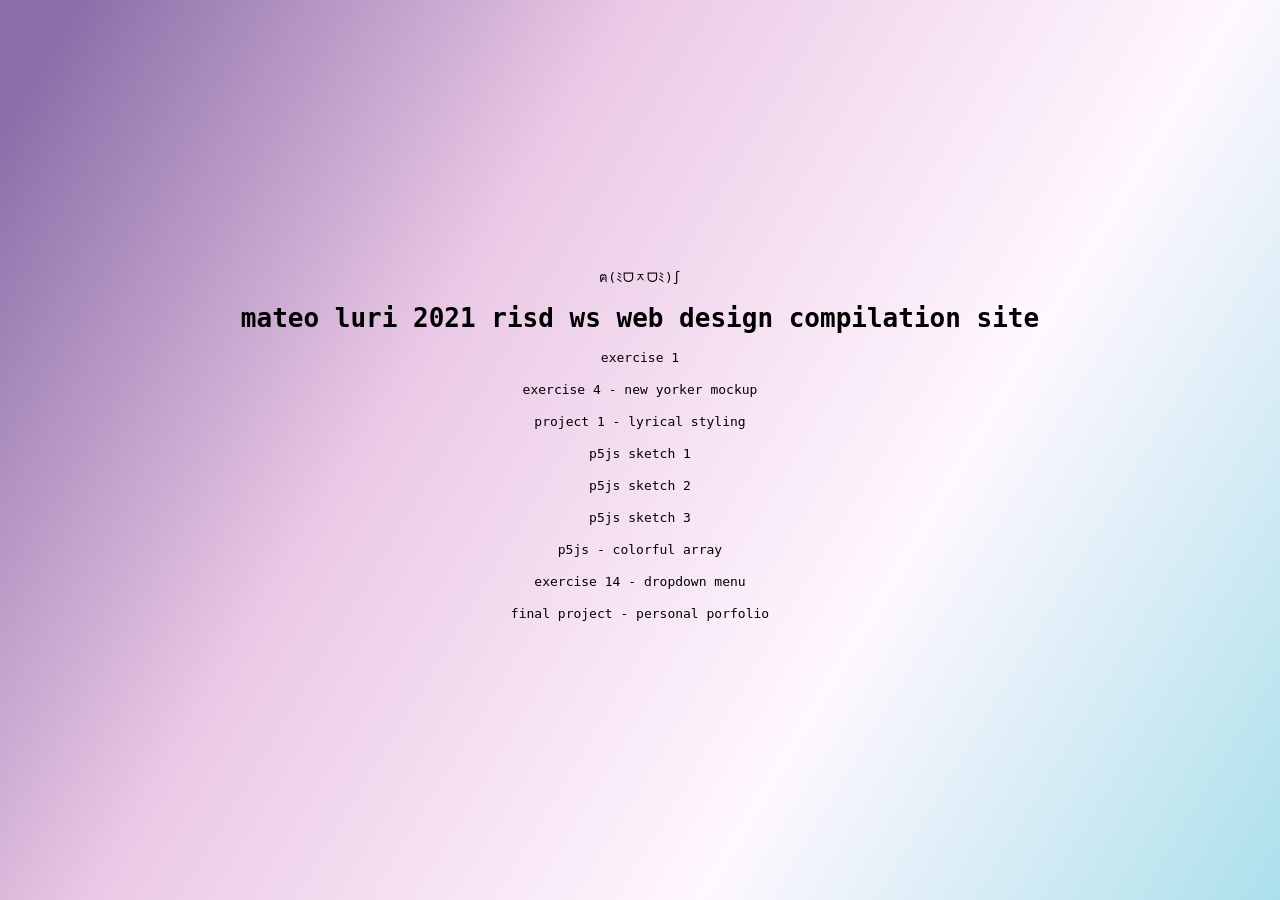
<file: compialtion/index.html>
<!DOCTYPE html>
<html lang="en">
    <head>
    	<meta http-equiv="x-ua-compatible" content="ie=edge">
        <meta charset="utf-8"> 
       	<meta name="viewport" content="width=device-width, initial-scale=1">
        <title>final compilation site</title>
    </head>
    <!-- hi lol -->
    <body>
        <div>
        <pre>
            <p> ฅ(ﾐᗜᆽᗜﾐ)∫ </p>
            <br>
            <h1>mateo luri 2021 risd ws web design compilation site</h1>
            <br>
            <a href="https://mateoluri.github.io/mateoluri_ws_web-design/exercise-01" target="_blank"><p>exercise 1</p></a>

            <a href="https://mateoluri.github.io/mateoluri_ws_web-design/exercise-04/exercise-04_nymockup/" target="_blank"><p>exercise 4 - new yorker mockup</p></a>

            <a href="https://mateoluri.github.io/mateoluri_ws_web-design/project01/" target="_blank"><p>project 1 - lyrical styling</p></a>

            <a href="https://editor.p5js.org/mateoluri/sketches/JInvwbk1C" target="_blank"><p>p5js sketch 1</p></a>

            <a href="https://editor.p5js.org/mateoluri/sketches/imTA5Ngm8" target="_blank"><p>p5js sketch 2</p></a>

            <a href="https://editor.p5js.org/mateoluri/sketches/pErqm-gkz" target="_blank"><p>p5js sketch 3</p></a>

            <a href="https://editor.p5js.org/mateoluri/sketches/TUqZpgpCI
            " target="_blank"><p>p5js - colorful array</p></a>

            <a href="https://mateoluri.github.io/mateoluri_ws_web-design/exercise-14/" target="_blank"><p>exercise 14 - dropdown menu</p></a>

            <a href="https://mateoluri.github.io/mateoluri_ws_web-design/project02/" target="_blank"><p>final project - personal porfolio</p></a> 
        </pre>
     </div>

        <style>
            * {
         box-sizing: border-box;
         margin: 0;
         padding: 0;
        }

        a {
            color: black;
        }

        a:link {
            text-decoration: none;
        }

        a:visited {
            text-decoration: none;
        }

        a:hover {
            text-decoration: none;
        }

        a:active {
            text-decoration: none;
        }

        body {
         height: 100vh;
         background: rgb(76,33,122);
        background: linear-gradient(121deg, rgba(76,33,122,0.6535658208595938) 4%, rgba(235,201,230,1) 35%, rgba(255,241,254,0.5387198824842436) 68%, rgba(171,224,235,1) 100%);
        }

        div {
         line-height: 50%;
         text-align: center;
         margin: 0 auto;
         display: flex;
         flex-direction: column;
         justify-content: center;
         align-items: center;
         min-height: 100vh;
        }

        </style>
    </body>
</html>
</file>
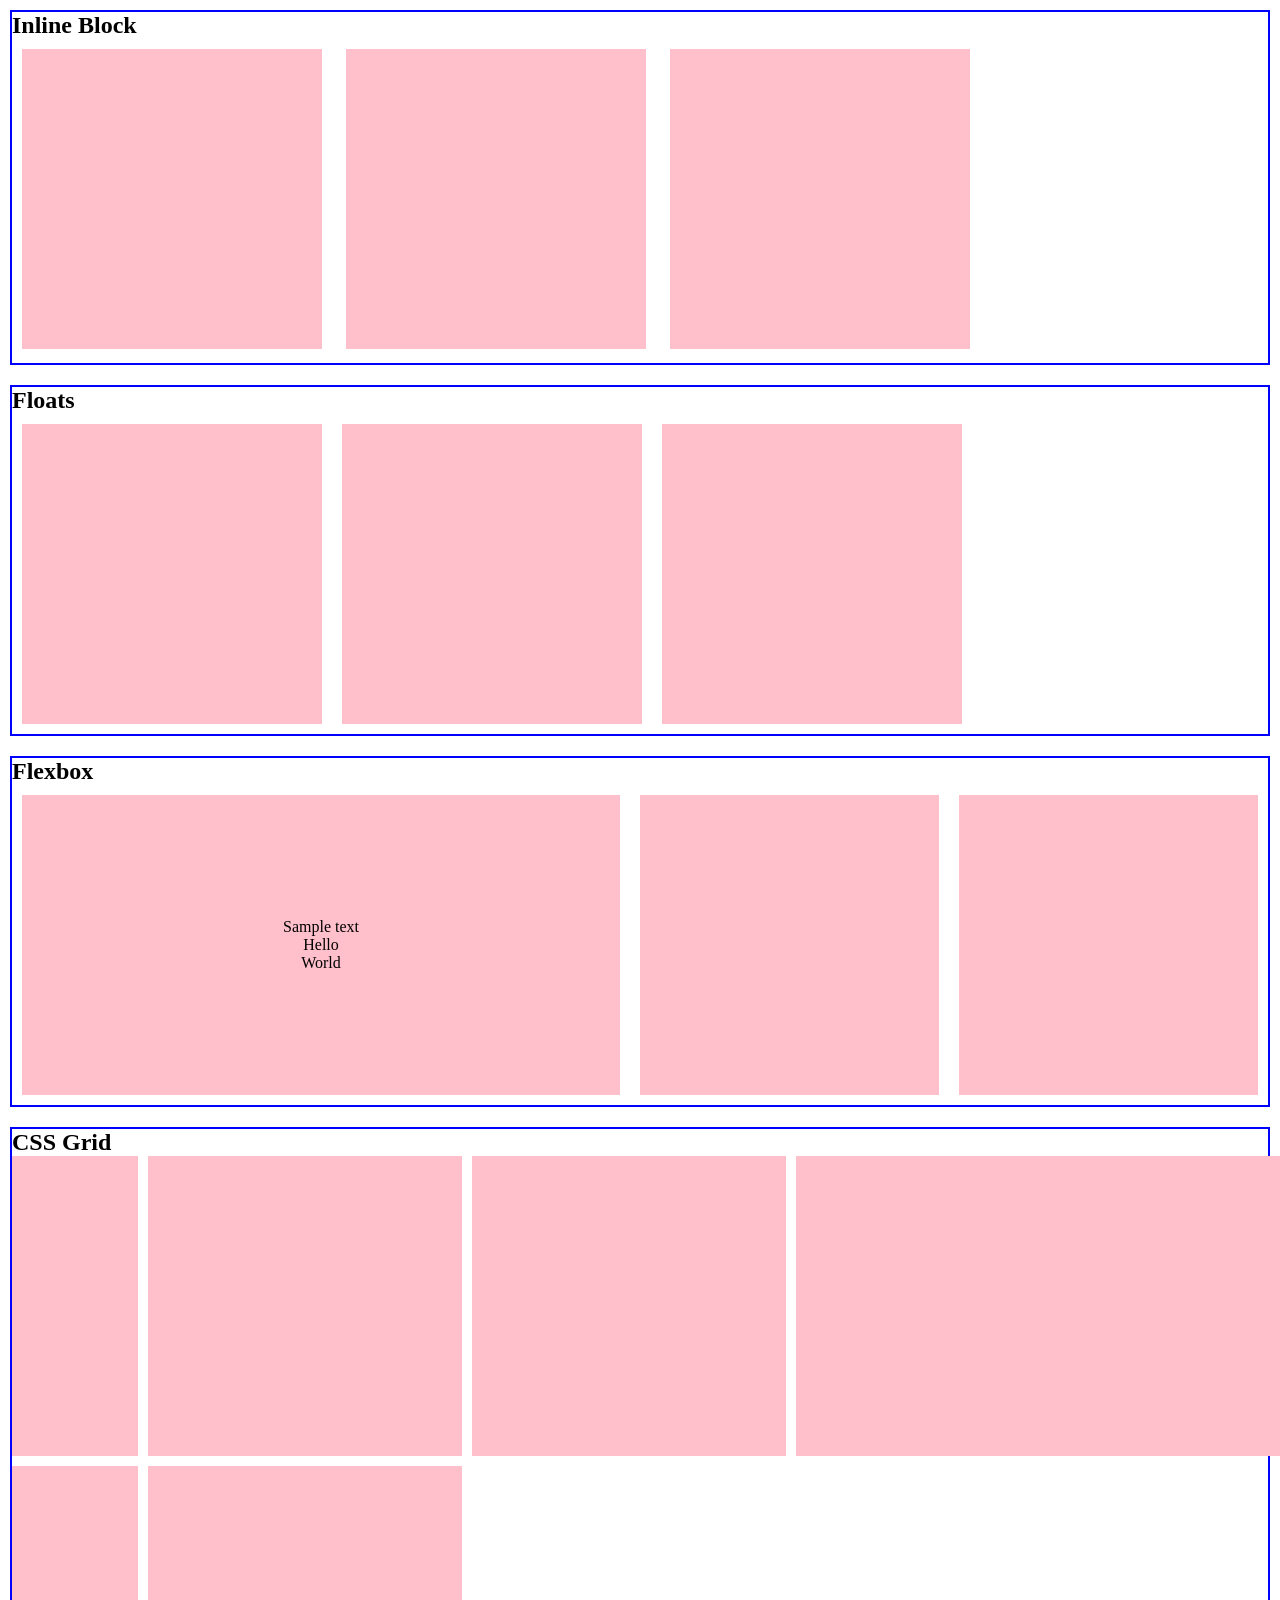
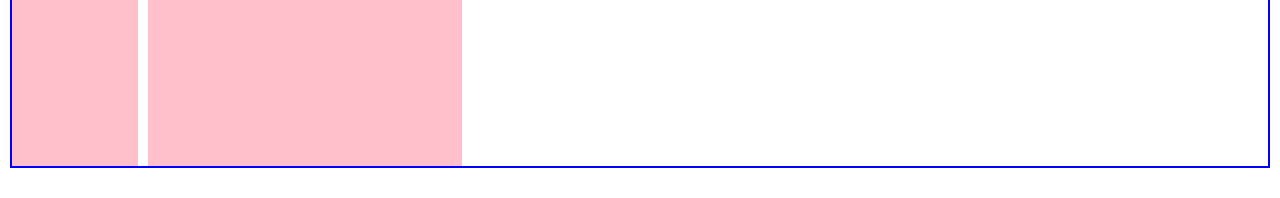
<file: css-layouts-demo/index.html>
<!DOCTYPE html>
<html lang="en">
<head>
	<meta charset="utf-8">
	<meta content="ie=edge" http-equiv="x-ua-compatible">
	<meta content="width=device-width, initial-scale=1" name="viewport">
    <title>CSS Layouts Demo</title>
    
	<link href="style.css" rel="stylesheet" type="text/css">
</head>
<body>
    <section id="inline-block">
        <h1>Inline Block</h1>
        <div></div>
        <div></div>
        <div></div>
    </section>

    <section id="float">
        <h1>Floats</h1>
        <div></div>
        <div></div>
        <div></div>
    </section>

    <section id="flexbox">
        <h1>Flexbox</h1>
        <div class="flex-container">
            <div id="content">
                <p>Sample text</p>
                <p>Hello</p>
                <p>World</p>
            </div>
            <div></div>
            <div></div>
        </div>
    </section>

    <section id="grid">
        <h1>CSS Grid</h1>
        <div class="grid-container">
            <div class="item"></div>
            <div class="item"></div>
            <div class="item"></div>
            <div class="item"></div>
            <div class="item"></div>
            <div class="item"></div>
        </div>
    </section>


</body>
</html>
</file>
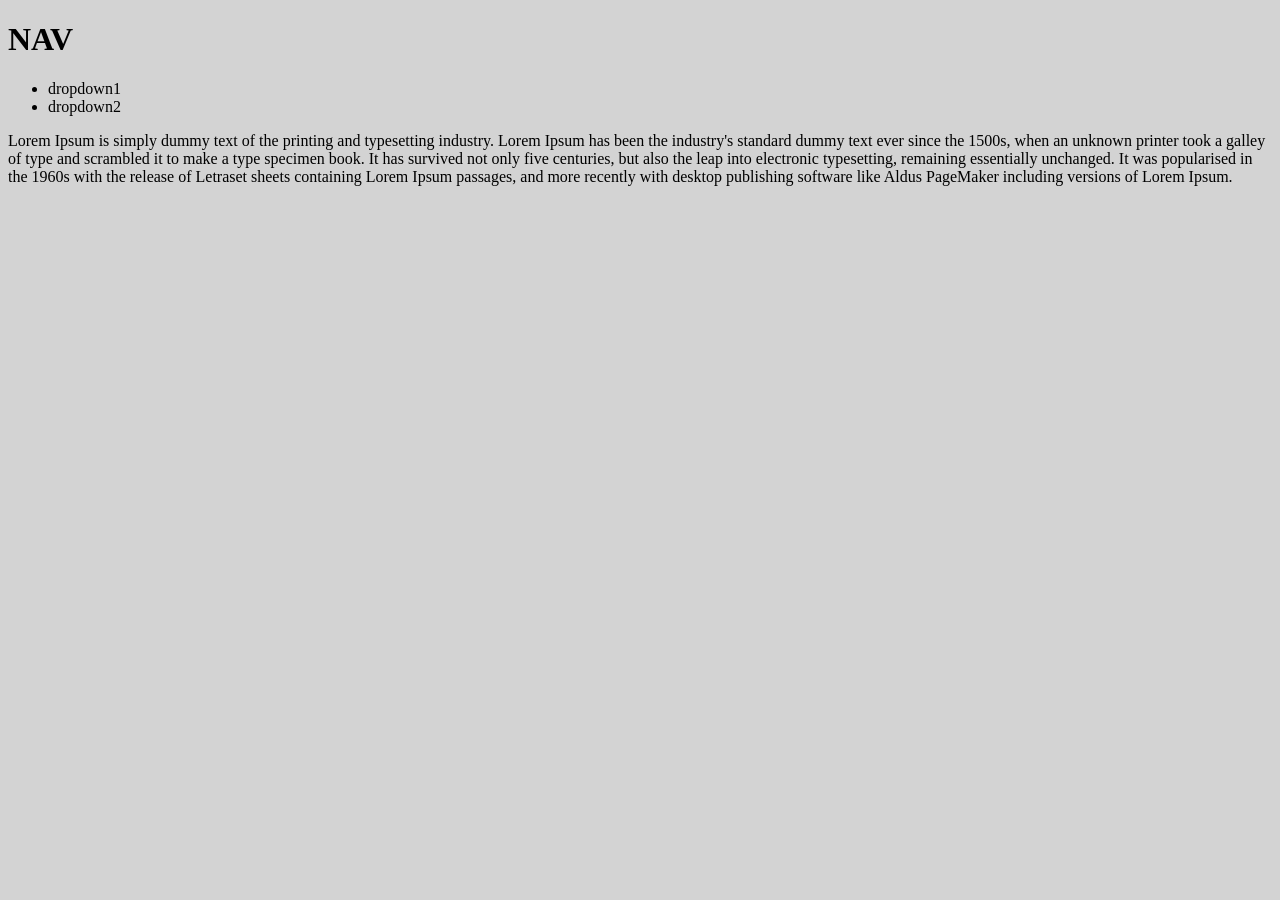
<file: demofor resp/index.html>
<!DOCTYPE html>
<html lang="en">
    <head>
    	<meta http-equiv="x-ua-compatible" content="ie=edge">
        <meta charset="utf-8"> 
       	<meta name="viewport" content="width=device-width, initial-scale=1">
        <title>Webpage Title</title>
        <link rel="stylesheet" href="style.css">
        <script src="https://code.jquery.com/jquery-3.5.1.min.js" integrity="sha256-9/aliU8dGd2tb6OSsuzixeV4y/faTqgFtohetphbbj0=" crossorigin="anonymous"></script>
        <script src="script.js"></script>
    </head>
    <body>
        <h1>NAV</h1>
        <nav>
            <ul>
                <li>dropdown1</li>
                <li>dropdown2</li>
            </ul>
        </nav>
        <p>Lorem Ipsum is simply dummy text of the printing and typesetting industry. Lorem Ipsum has been the industry's standard dummy text ever since the 1500s, when an unknown printer took a galley of type and scrambled it to make a type specimen book. It has survived not only five centuries, but also the leap into electronic typesetting, remaining essentially unchanged. It was popularised in the 1960s with the release of Letraset sheets containing Lorem Ipsum passages, and more recently with desktop publishing software like Aldus PageMaker including versions of Lorem Ipsum.</p>
    </body>
</html>
</file>
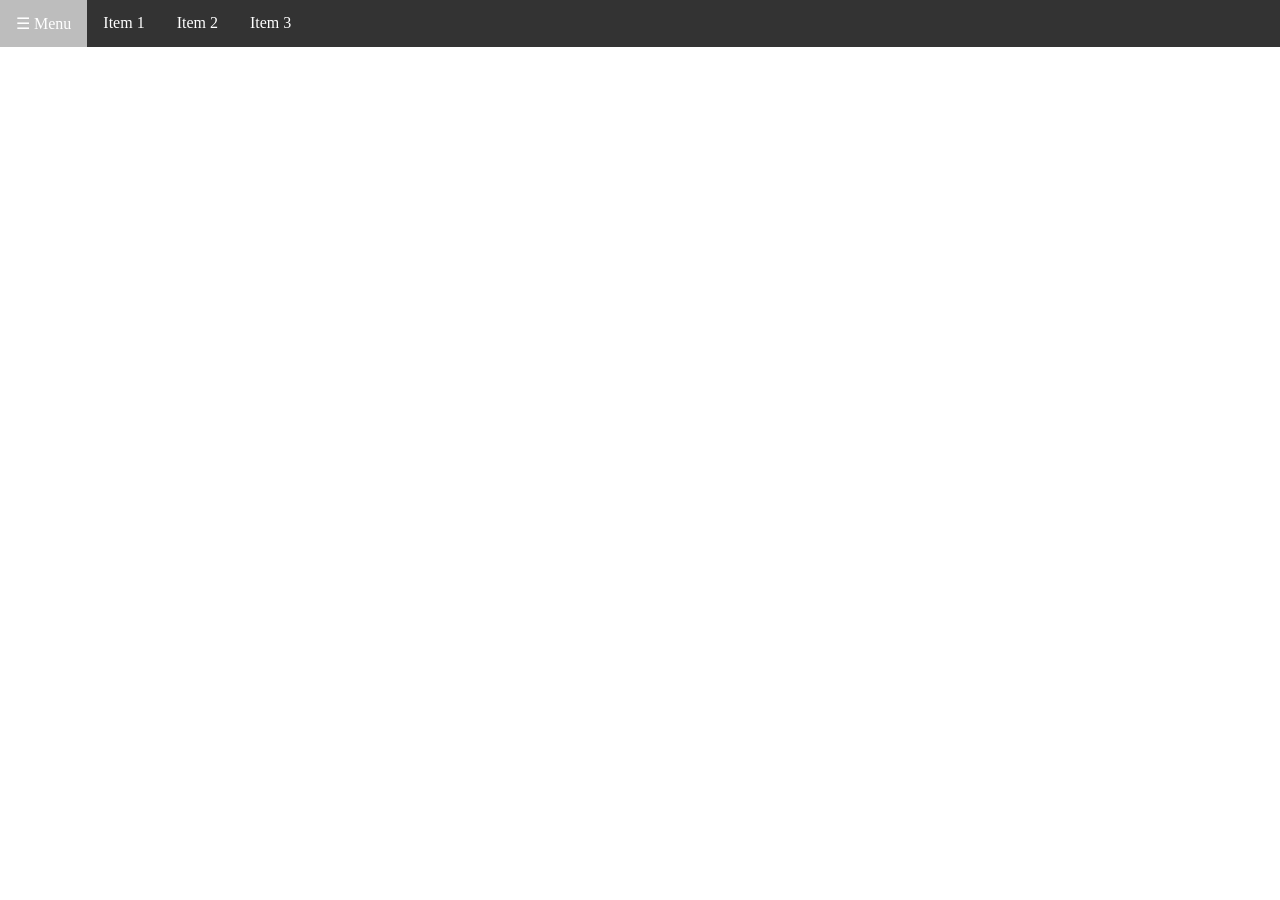
<file: exercise-14/index.html>
<!DOCTYPE html>
<html lang="en">
    <head>
    	<meta http-equiv="x-ua-compatible" content="ie=edge">
        <meta charset="utf-8"> 
       	<meta name="viewport" content="width=device-width, initial-scale=1">
        <title>Dropdown Menu</title>
        <link rel="stylesheet" href="style.css">
        <script src="https://code.jquery.com/jquery-3.5.1.min.js" integrity="sha256-9/aliU8dGd2tb6OSsuzixeV4y/faTqgFtohetphbbj0=" crossorigin="anonymous"></script>
        <script src="script.js"></script>
    </head>
    <body>
        <ul>
            <ul class="nav">
                <li><p class="active">☰ Menu</p></li>
                    <li class="hidden"><p>Item 1</p></li>
                    <li class="hidden"><p>Item 2</p></li>
                    <li class="hidden"><p>Item 3</p></li>
              </ul>
    </body>
</html>
</file>
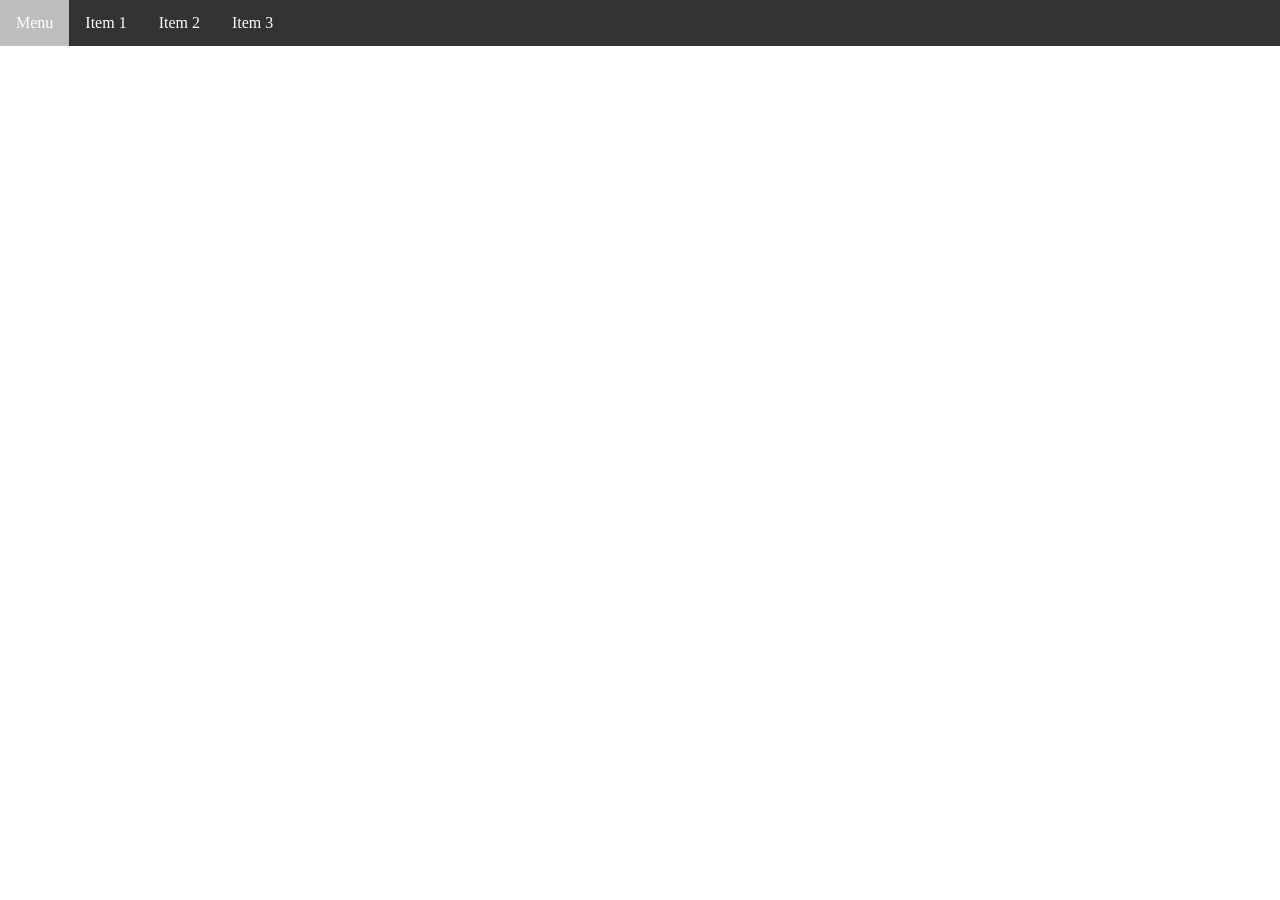
<file: responsive menu/index.html>
<!DOCTYPE html>
<html lang="en">
    <head>
    	<meta http-equiv="x-ua-compatible" content="ie=edge">
        <meta charset="utf-8"> 
       	<meta name="viewport" content="width=device-width, initial-scale=1">
        <title>Webpage Title</title>
        <link rel="stylesheet" href="style.css">
        <script src="https://code.jquery.com/jquery-3.5.1.min.js" integrity="sha256-9/aliU8dGd2tb6OSsuzixeV4y/faTqgFtohetphbbj0=" crossorigin="anonymous"></script>
        <script src="script.js"></script>
    </head>
    <body>
        <ul>
            <ul class="nav">
                <li><p class="active">Menu</p></li>
                    <li class="hidden"><p>Item 1</p></li>
                    <li class="hidden"><p>Item 2</p></li>
                    <li class="hidden"><p>Item 3</p></li>
              </ul>
    </body>
</html>
</file>
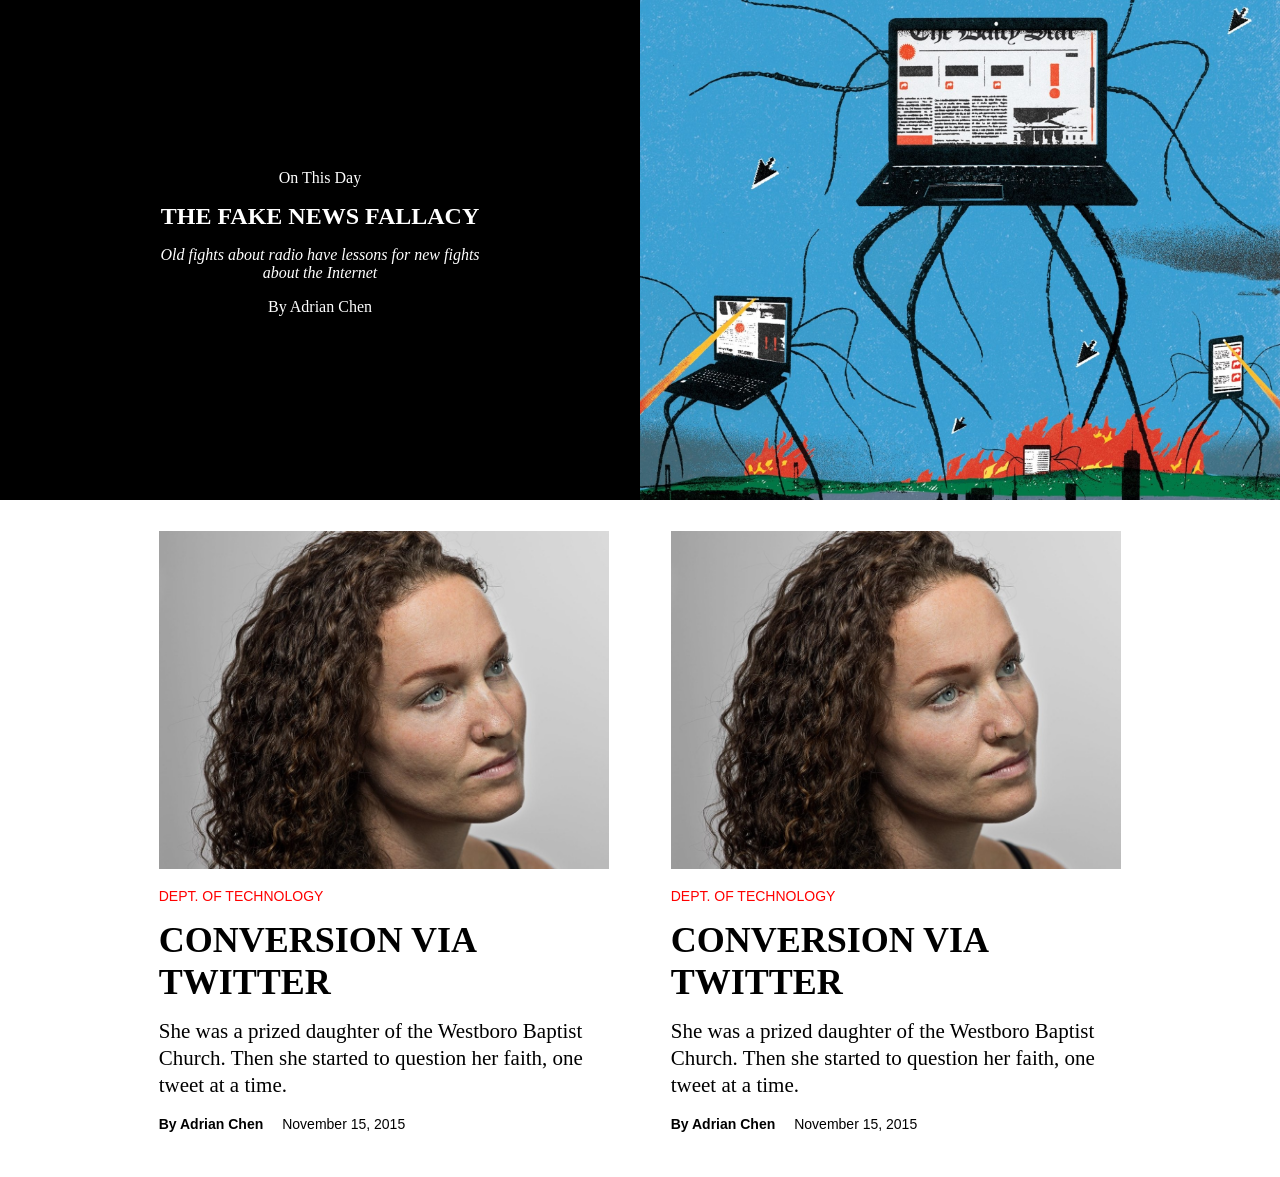
<file: exercise-04/exercise-04-solution/index.html>
<!DOCTYPE html>
<html lang="en">
<head>
	<meta charset="utf-8">
	<meta content="ie=edge" http-equiv="x-ua-compatible">
	<meta content="width=device-width, initial-scale=1" name="viewport">
	<title>New Yorker Article Demo</title>
	<link href="style.css" rel="stylesheet" type="text/css">
</head>
<body>
    <section class="hero">
		<div class="hero-text-column">
			<div class="hero-text-container">
			<p class="category">On This Day</p>

			<h1>The Fake News Fallacy</h1>
			
			<p class="blurb">Old fights about radio have lessons for new fights about the Internet</p>
			
			<p class="author">By Adrian Chen</p>
		</div>
		</div>
		<div class="hero-image-column">

		</div>
	</section>
	<section class="articles">
		<article>
			<div class="article-image">
			<img src="img/img1.jpg">
			</div>
			<div class="article-text">
				<p class="dept">Dept. of Technology</p>

				<h3>Conversion Via Twitter</h3>

				<p class="summary">She was a prized daughter of the Westboro Baptist Church. Then she started to question her faith, one tweet at a time.</p>

				<p class="byline">By Adrian Chen</p>

				<p class="date">November 15, 2015</p>
			</div>
		</article>
		<article>
			<div class="article-image">
			<img src="img/img1.jpg">
			</div>

			<div class="article-text">
				<p class="dept">Dept. of Technology</p>

				<h3>Conversion Via Twitter</h3>

				<p class="summary">She was a prized daughter of the Westboro Baptist Church. Then she started to question her faith, one tweet at a time.</p>

				<p class="byline">By Adrian Chen</p>

				<p class="date">November 15, 2015</p>
			</div>
		</article>


	</section>
</body>
</html>
</file>
<file: css-layouts-demo/style.css>
/* general styles */
* {
    box-sizing: border-box;
    margin: 0;
    padding: 0;
}

body {
    padding: 10px;
    width: 100vw;
}

section {
    width: 100%;
    border: 2px solid blue;
    margin-bottom: 20px;
}

div {
    width: 300px;
    height: 300px;
    background-color: pink;
    margin: 10px;
}

/* this is for inline-block section */
#inline-block div {
    display: inline-block;
}

/* this is for float section*/
#float {
    overflow: auto;
}

#float div {
    float: left;
}

/* this is for flexbox section*/
.flex-container {
    display: flex;
    flex-direction: row;
    flex-wrap: wrap;
    height: 100%;
    width: 100%;
    background: none;
    margin: 0;
    /* text-align: center; */
    /* align-items: center; */
    /* justify-content: center; */
}

.flex-container > div {
    flex: 1;
}

#flexbox {
    display: block;
}

#content {
    display: flex;
    flex-direction: column;
    align-items: center; 
    justify-content: center;
    flex: 2;
}

/* this is for the CSS grid section */
.grid-container {
    width: 100%;
    height: 100%;
    background: none;
    margin: 0;
    padding: 0;
    display: grid;
    grid-template-columns: 10% 25% 25% 40%;
    grid-column-gap: 10px;
    grid-row-gap: 10px;
}

.item {
    width: 100%;
    margin: 0;

}
</file>
<file: demofor resp/style.css>
body {
    background-color: lightgray;
}


@media screen and (max-width: 768px) {
    body {
        background-color: pink;
    }

    nav {
        display: none;
    }
}
</file>
<file: exercise-14/style.css>
* {
    box-sizing: border-box;
    margin: 0;
    padding: 0;
}

body {margin: 0;}

ul.nav {
  list-style-type: none;
  margin: 0;
  padding: 0;
  overflow: hidden;
  background-color: #333;
  display: inline-flex;
  width: 100vw;
    
    flex-direction: row;
    
}

li {
    display: inline-flex;
    
    flex-direction: row;
    
    
  }

ul.nav li p {
  display: inline-flex;
  color: white;
  text-align: center;
  padding: 14px 16px;
  text-decoration: none;
  justify-content: flex-start;
}

ul.nav li p:hover:not(.active) {background-color: #111;}

ul.nav li p.active {background-color: #bdbdbd;}

@media screen and (max-width: 720px) {

    ul.nav, li p {
      flex-direction: column;
      justify-content: center;
      width: 100vw;
  }

    .hidden {
     display: none;
    }

}
</file>
<file: responsive menu/style.css>
* {
    box-sizing: border-box;
    margin: 0;
    padding: 0;
}

body {margin: 0;}

ul.nav {
  list-style-type: none;
  margin: 0;
  padding: 0;
  overflow: hidden;
  background-color: #333;
  display: inline-flex;
  width: 100vw;
    
    flex-direction: row;
    
}

li {
    display: inline-flex;
    
    flex-direction: row;
    
    
  }

ul.nav li p {
  display: inline-flex;
  color: white;
  text-align: center;
  padding: 14px 16px;
  text-decoration: none;
  justify-content: flex-start;
}

ul.nav li p:hover:not(.active) {background-color: #111;}

ul.nav li p.active {background-color: #bdbdbd;}

@media screen and (max-width: 720px) {

    ul.nav, li p {
      flex-direction: column;
      justify-content: center;
      width: 100vw;
  }

    .hidden {
     display: none;
    }

}
</file>
<file: exercise-04/exercise-04-solution/style.css>
* {
    box-sizing: border-box;
    margin: 0;
    padding: 0;
    font-family: Georgia, 'Times New Roman', Times, serif;
}

section {
    width: 100vw;
}

.hero {
    height: 500px;
    display: flex;
    flex-wrap: wrap;
}

.hero-text-column, .hero-image-column {
    width: 50%;
}

.hero-text-column {
    background-color: black;
    color: white;
    display: flex;
    flex-direction: column;
    align-items: center;
    justify-content: center;
}

.hero-text-container {
    width: 50%;
    text-align: center;
}

/* here's the "*" selector again. This time, it's signifiying "from the elements with '.hero-text-container', select all(*) direct chidren(>) regardless of element type. */
.hero-text-container > * {
    margin-bottom: 5%;
}

h1 {
    /* capslocks the text */
    text-transform: uppercase;
}

.blurb {
    font-style: italic;
}

.hero-image-column {
    background: url(img/cover.jpg)
    no-repeat center center;
    background-size: cover;
}

.articles {
    width: 80%;
    display: flex;
    flex-wrap: wrap;

    /* margin: auto; is a fast way to center elements horizontally without using flexbox (though this doesn't work for vertical centering). */
    margin: auto;
}

article {
    flex: 1;
    padding: 3%;
}


.article-image {
    margin-bottom: 15px;
}

img {
    width: 100%;
}

.dept {
    color: red;
    text-transform: uppercase;
    font-family: Arial, Helvetica, sans-serif;
    font-size: 14px;
}

h3 {
    text-transform: uppercase;
    font-size: 36px;
}

.summary {
    font-size: 21px;
    line-height: 1.3;
}

.byline, .date {
    display: inline-block;
    font-family: Arial, Helvetica, sans-serif;
    font-size: 14px;
}

.byline {
    font-weight: 700;
    margin-right: 15px;
}

.article-text > * {
    margin-bottom: 15px;
}

@media screen and (max-width: 768px) {
    .hero-text-column, .hero-image-column {
        width: 100%;
    }

    h3 {
        font-size: 24px;
    }

    .summary {
        font-size: 18px;
    }

}
</file>
